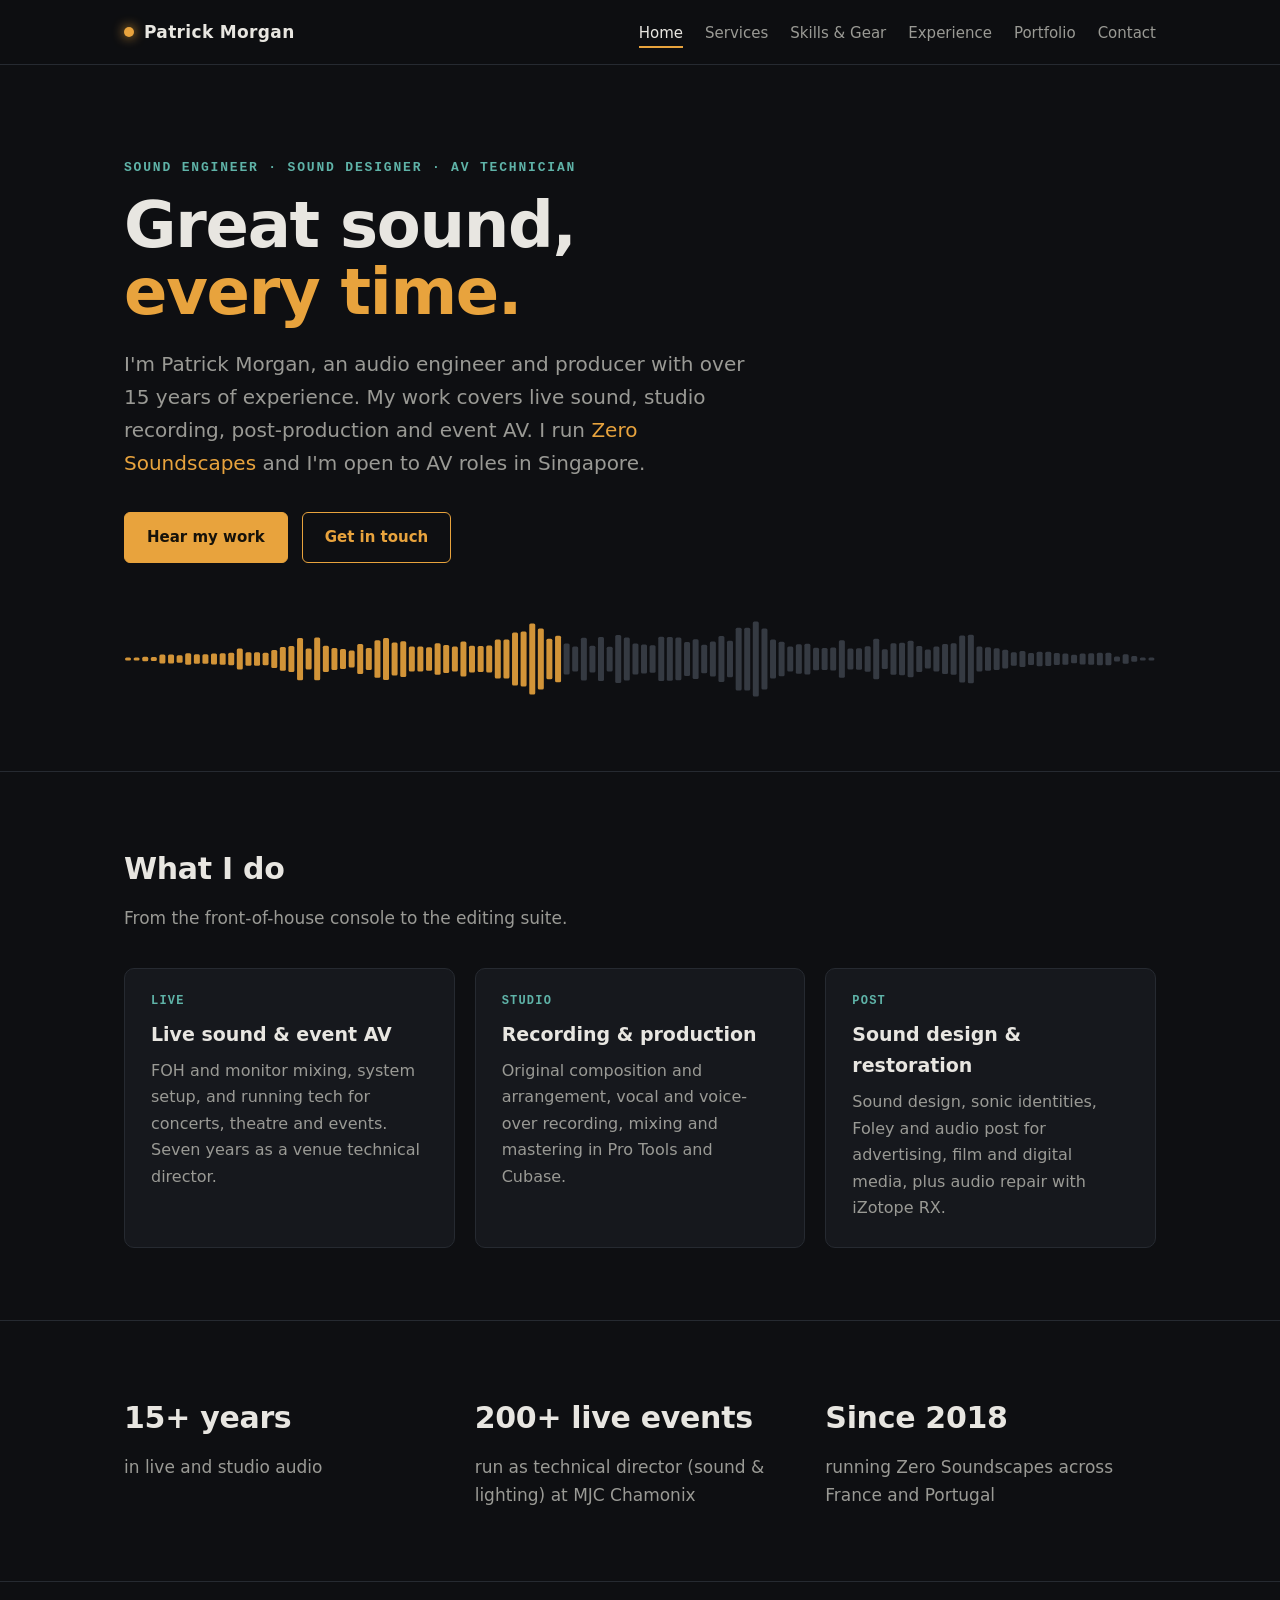
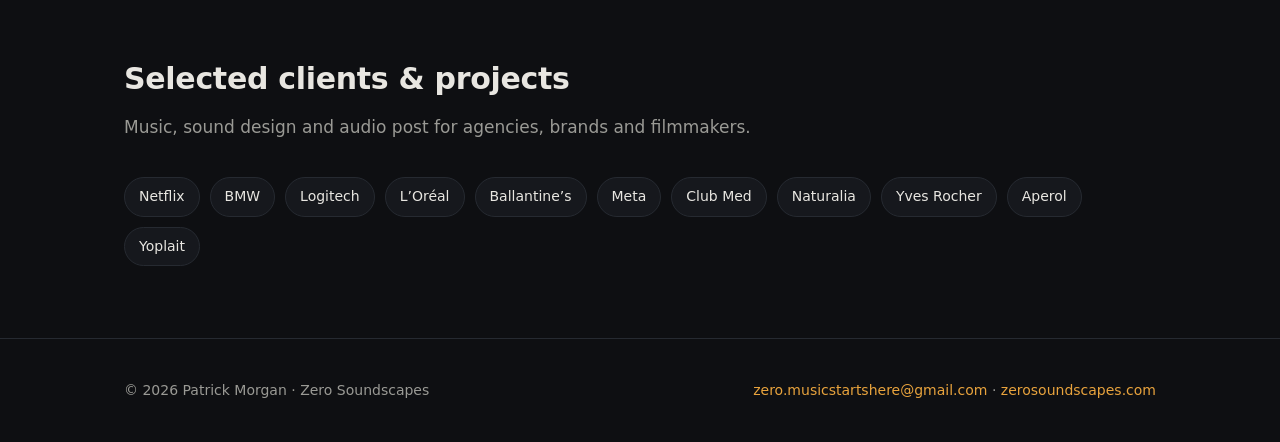
<file: index.html>
<!DOCTYPE html>
<html lang="en">
<head>
<meta charset="utf-8">
<meta name="viewport" content="width=device-width, initial-scale=1">
<title>Patrick Morgan — Audio Engineer & AV Technician</title>
<meta name="description" content="Patrick Morgan — sound engineer, sound designer and AV technician with 15+ years in live sound, studio production and event tech.">
<meta property="og:title" content="Patrick Morgan — Audio Engineer & AV Technician">
<meta property="og:description" content="Patrick Morgan — sound engineer, sound designer and AV technician with 15+ years in live sound, studio production and event tech.">
<link rel="stylesheet" href="assets/style.css">
<link rel="icon" href="data:image/svg+xml,<svg xmlns='http://www.w3.org/2000/svg' viewBox='0 0 100 100'><circle cx='50' cy='50' r='40' fill='%23e8a33d'/></svg>">
</head>
<body>
<header class="site"><div class="wrap">
  <a class="brand" href="index.html"><span class="dot"></span>Patrick Morgan</a>
  <nav aria-label="Main"><ul><li><a href="index.html" aria-current="page">Home</a></li><li><a href="services.html">Services</a></li><li><a href="skills.html">Skills & Gear</a></li><li><a href="experience.html">Experience</a></li><li><a href="portfolio.html">Portfolio</a></li><li><a href="contact.html">Contact</a></li></ul></nav>
</div></header>
<main>
<section class="hero"><div class="wrap">
<p class="eyebrow">Sound engineer · Sound designer · AV technician</p>
<h1>Great sound,<br><span>every time.</span></h1>
<p class="lead">I'm Patrick Morgan, an audio engineer and producer with over 15 years of experience. My work covers live sound, studio recording, post-production and event AV. I run <a href="https://zerosoundscapes.com">Zero Soundscapes</a> and I'm open to AV roles in Singapore.</p>
<div class="cta">
  <a class="btn primary" href="portfolio.html">Hear my work</a>
  <a class="btn ghost" href="contact.html">Get in touch</a>
</div>
<svg class="wave" viewBox="0 0 1000 80" preserveAspectRatio="none" aria-hidden="true"><rect x="1.0" y="38.5" width="5.8" height="3.0" rx="1.5" fill="#e8a33d"/><rect x="9.3" y="38.5" width="5.8" height="3.0" rx="1.5" fill="#e8a33d"/><rect x="17.7" y="37.8" width="5.8" height="4.4" rx="1.5" fill="#e8a33d"/><rect x="26.0" y="38.0" width="5.8" height="4.1" rx="1.5" fill="#e8a33d"/><rect x="34.3" y="35.6" width="5.8" height="8.8" rx="1.5" fill="#e8a33d"/><rect x="42.7" y="35.4" width="5.8" height="9.1" rx="1.5" fill="#e8a33d"/><rect x="51.0" y="36.2" width="5.8" height="7.6" rx="1.5" fill="#e8a33d"/><rect x="59.3" y="34.3" width="5.8" height="11.4" rx="1.5" fill="#e8a33d"/><rect x="67.7" y="35.2" width="5.8" height="9.6" rx="1.5" fill="#e8a33d"/><rect x="76.0" y="35.3" width="5.8" height="9.5" rx="1.5" fill="#e8a33d"/><rect x="84.3" y="34.4" width="5.8" height="11.2" rx="1.5" fill="#e8a33d"/><rect x="92.7" y="34.2" width="5.8" height="11.6" rx="1.5" fill="#e8a33d"/><rect x="101.0" y="33.7" width="5.8" height="12.5" rx="1.5" fill="#e8a33d"/><rect x="109.3" y="29.5" width="5.8" height="21.1" rx="1.5" fill="#e8a33d"/><rect x="117.7" y="33.2" width="5.8" height="13.6" rx="1.5" fill="#e8a33d"/><rect x="126.0" y="33.3" width="5.8" height="13.5" rx="1.5" fill="#e8a33d"/><rect x="134.3" y="33.8" width="5.8" height="12.4" rx="1.5" fill="#e8a33d"/><rect x="142.7" y="30.9" width="5.8" height="18.2" rx="1.5" fill="#e8a33d"/><rect x="151.0" y="28.1" width="5.8" height="23.7" rx="1.5" fill="#e8a33d"/><rect x="159.3" y="27.1" width="5.8" height="25.8" rx="1.5" fill="#e8a33d"/><rect x="167.7" y="18.9" width="5.8" height="42.3" rx="1.5" fill="#e8a33d"/><rect x="176.0" y="29.6" width="5.8" height="20.8" rx="1.5" fill="#e8a33d"/><rect x="184.3" y="18.6" width="5.8" height="42.7" rx="1.5" fill="#e8a33d"/><rect x="192.7" y="26.8" width="5.8" height="26.3" rx="1.5" fill="#e8a33d"/><rect x="201.0" y="29.1" width="5.8" height="21.8" rx="1.5" fill="#e8a33d"/><rect x="209.3" y="30.0" width="5.8" height="20.0" rx="1.5" fill="#e8a33d"/><rect x="217.7" y="31.4" width="5.8" height="17.2" rx="1.5" fill="#e8a33d"/><rect x="226.0" y="25.0" width="5.8" height="30.1" rx="1.5" fill="#e8a33d"/><rect x="234.3" y="29.0" width="5.8" height="22.1" rx="1.5" fill="#e8a33d"/><rect x="242.7" y="21.2" width="5.8" height="37.5" rx="1.5" fill="#e8a33d"/><rect x="251.0" y="19.1" width="5.8" height="41.8" rx="1.5" fill="#e8a33d"/><rect x="259.3" y="23.5" width="5.8" height="32.9" rx="1.5" fill="#e8a33d"/><rect x="267.7" y="22.2" width="5.8" height="35.7" rx="1.5" fill="#e8a33d"/><rect x="276.0" y="27.6" width="5.8" height="24.8" rx="1.5" fill="#e8a33d"/><rect x="284.3" y="27.4" width="5.8" height="25.2" rx="1.5" fill="#e8a33d"/><rect x="292.7" y="28.2" width="5.8" height="23.6" rx="1.5" fill="#e8a33d"/><rect x="301.0" y="24.2" width="5.8" height="31.6" rx="1.5" fill="#e8a33d"/><rect x="309.3" y="25.9" width="5.8" height="28.2" rx="1.5" fill="#e8a33d"/><rect x="317.7" y="27.4" width="5.8" height="25.1" rx="1.5" fill="#e8a33d"/><rect x="326.0" y="22.6" width="5.8" height="34.9" rx="1.5" fill="#e8a33d"/><rect x="334.3" y="26.7" width="5.8" height="26.7" rx="1.5" fill="#e8a33d"/><rect x="342.7" y="27.1" width="5.8" height="25.8" rx="1.5" fill="#e8a33d"/><rect x="351.0" y="26.4" width="5.8" height="27.2" rx="1.5" fill="#e8a33d"/><rect x="359.3" y="20.5" width="5.8" height="38.9" rx="1.5" fill="#e8a33d"/><rect x="367.7" y="20.6" width="5.8" height="38.9" rx="1.5" fill="#e8a33d"/><rect x="376.0" y="13.4" width="5.8" height="53.2" rx="1.5" fill="#e8a33d"/><rect x="384.3" y="12.4" width="5.8" height="55.2" rx="1.5" fill="#e8a33d"/><rect x="392.7" y="4.6" width="5.8" height="70.8" rx="1.5" fill="#e8a33d"/><rect x="401.0" y="9.5" width="5.8" height="61.0" rx="1.5" fill="#e8a33d"/><rect x="409.3" y="19.7" width="5.8" height="40.6" rx="1.5" fill="#e8a33d"/><rect x="417.7" y="16.8" width="5.8" height="46.5" rx="1.5" fill="#e8a33d"/><rect x="426.0" y="24.6" width="5.8" height="30.8" rx="1.5" fill="#3a3f48"/><rect x="434.3" y="27.4" width="5.8" height="25.2" rx="1.5" fill="#3a3f48"/><rect x="442.7" y="18.7" width="5.8" height="42.7" rx="1.5" fill="#3a3f48"/><rect x="451.0" y="26.7" width="5.8" height="26.7" rx="1.5" fill="#3a3f48"/><rect x="459.3" y="18.1" width="5.8" height="43.8" rx="1.5" fill="#3a3f48"/><rect x="467.7" y="27.7" width="5.8" height="24.7" rx="1.5" fill="#3a3f48"/><rect x="476.0" y="16.0" width="5.8" height="48.1" rx="1.5" fill="#3a3f48"/><rect x="484.3" y="18.4" width="5.8" height="43.2" rx="1.5" fill="#3a3f48"/><rect x="492.7" y="24.5" width="5.8" height="31.0" rx="1.5" fill="#3a3f48"/><rect x="501.0" y="25.4" width="5.8" height="29.2" rx="1.5" fill="#3a3f48"/><rect x="509.3" y="26.2" width="5.8" height="27.6" rx="1.5" fill="#3a3f48"/><rect x="517.7" y="17.8" width="5.8" height="44.3" rx="1.5" fill="#3a3f48"/><rect x="526.0" y="18.1" width="5.8" height="43.7" rx="1.5" fill="#3a3f48"/><rect x="534.3" y="18.6" width="5.8" height="42.7" rx="1.5" fill="#3a3f48"/><rect x="542.7" y="23.0" width="5.8" height="33.9" rx="1.5" fill="#3a3f48"/><rect x="551.0" y="20.2" width="5.8" height="39.7" rx="1.5" fill="#3a3f48"/><rect x="559.3" y="25.8" width="5.8" height="28.5" rx="1.5" fill="#3a3f48"/><rect x="567.7" y="22.5" width="5.8" height="35.1" rx="1.5" fill="#3a3f48"/><rect x="576.0" y="16.9" width="5.8" height="46.1" rx="1.5" fill="#3a3f48"/><rect x="584.3" y="21.7" width="5.8" height="36.6" rx="1.5" fill="#3a3f48"/><rect x="592.7" y="8.7" width="5.8" height="62.7" rx="1.5" fill="#3a3f48"/><rect x="601.0" y="8.7" width="5.8" height="62.7" rx="1.5" fill="#3a3f48"/><rect x="609.3" y="2.4" width="5.8" height="75.1" rx="1.5" fill="#3a3f48"/><rect x="617.7" y="9.4" width="5.8" height="61.1" rx="1.5" fill="#3a3f48"/><rect x="626.0" y="20.5" width="5.8" height="38.9" rx="1.5" fill="#3a3f48"/><rect x="634.3" y="22.7" width="5.8" height="34.6" rx="1.5" fill="#3a3f48"/><rect x="642.7" y="27.4" width="5.8" height="25.1" rx="1.5" fill="#3a3f48"/><rect x="651.0" y="25.2" width="5.8" height="29.6" rx="1.5" fill="#3a3f48"/><rect x="659.3" y="24.7" width="5.8" height="30.7" rx="1.5" fill="#3a3f48"/><rect x="667.7" y="28.7" width="5.8" height="22.5" rx="1.5" fill="#3a3f48"/><rect x="676.0" y="29.1" width="5.8" height="21.8" rx="1.5" fill="#3a3f48"/><rect x="684.3" y="28.4" width="5.8" height="23.1" rx="1.5" fill="#3a3f48"/><rect x="692.7" y="21.2" width="5.8" height="37.6" rx="1.5" fill="#3a3f48"/><rect x="701.0" y="29.6" width="5.8" height="20.8" rx="1.5" fill="#3a3f48"/><rect x="709.3" y="29.3" width="5.8" height="21.4" rx="1.5" fill="#3a3f48"/><rect x="717.7" y="27.3" width="5.8" height="25.4" rx="1.5" fill="#3a3f48"/><rect x="726.0" y="19.7" width="5.8" height="40.6" rx="1.5" fill="#3a3f48"/><rect x="734.3" y="30.2" width="5.8" height="19.7" rx="1.5" fill="#3a3f48"/><rect x="742.7" y="24.2" width="5.8" height="31.6" rx="1.5" fill="#3a3f48"/><rect x="751.0" y="23.7" width="5.8" height="32.6" rx="1.5" fill="#3a3f48"/><rect x="759.3" y="21.7" width="5.8" height="36.6" rx="1.5" fill="#3a3f48"/><rect x="767.7" y="27.1" width="5.8" height="25.9" rx="1.5" fill="#3a3f48"/><rect x="776.0" y="30.5" width="5.8" height="19.1" rx="1.5" fill="#3a3f48"/><rect x="784.3" y="27.5" width="5.8" height="25.1" rx="1.5" fill="#3a3f48"/><rect x="792.7" y="24.9" width="5.8" height="30.1" rx="1.5" fill="#3a3f48"/><rect x="801.0" y="24.2" width="5.8" height="31.5" rx="1.5" fill="#3a3f48"/><rect x="809.3" y="16.4" width="5.8" height="47.2" rx="1.5" fill="#3a3f48"/><rect x="817.7" y="15.8" width="5.8" height="48.5" rx="1.5" fill="#3a3f48"/><rect x="826.0" y="27.6" width="5.8" height="24.9" rx="1.5" fill="#3a3f48"/><rect x="834.3" y="28.2" width="5.8" height="23.6" rx="1.5" fill="#3a3f48"/><rect x="842.7" y="29.2" width="5.8" height="21.7" rx="1.5" fill="#3a3f48"/><rect x="851.0" y="30.7" width="5.8" height="18.7" rx="1.5" fill="#3a3f48"/><rect x="859.3" y="33.3" width="5.8" height="13.5" rx="1.5" fill="#3a3f48"/><rect x="867.7" y="31.9" width="5.8" height="16.1" rx="1.5" fill="#3a3f48"/><rect x="876.0" y="34.0" width="5.8" height="11.9" rx="1.5" fill="#3a3f48"/><rect x="884.3" y="32.7" width="5.8" height="14.6" rx="1.5" fill="#3a3f48"/><rect x="892.7" y="32.8" width="5.8" height="14.3" rx="1.5" fill="#3a3f48"/><rect x="901.0" y="34.1" width="5.8" height="11.8" rx="1.5" fill="#3a3f48"/><rect x="909.3" y="34.4" width="5.8" height="11.3" rx="1.5" fill="#3a3f48"/><rect x="917.7" y="35.7" width="5.8" height="8.6" rx="1.5" fill="#3a3f48"/><rect x="926.0" y="34.4" width="5.8" height="11.1" rx="1.5" fill="#3a3f48"/><rect x="934.3" y="34.2" width="5.8" height="11.5" rx="1.5" fill="#3a3f48"/><rect x="942.7" y="33.7" width="5.8" height="12.6" rx="1.5" fill="#3a3f48"/><rect x="951.0" y="33.8" width="5.8" height="12.4" rx="1.5" fill="#3a3f48"/><rect x="959.3" y="37.5" width="5.8" height="5.1" rx="1.5" fill="#3a3f48"/><rect x="967.7" y="35.2" width="5.8" height="9.5" rx="1.5" fill="#3a3f48"/><rect x="976.0" y="37.1" width="5.8" height="5.7" rx="1.5" fill="#3a3f48"/><rect x="984.3" y="38.5" width="5.8" height="3.1" rx="1.5" fill="#3a3f48"/><rect x="992.7" y="38.5" width="5.8" height="3.0" rx="1.5" fill="#3a3f48"/></svg>
</div></section>

<section><div class="wrap">
<h2>What I do</h2>
<p class="sub">From the front-of-house console to the editing suite.</p>
<div class="grid">
  <div class="card"><span class="tag">Live</span><h3>Live sound &amp; event AV</h3><p>FOH and monitor mixing, system setup, and running tech for concerts, theatre and events. Seven years as a venue technical director.</p></div>
  <div class="card"><span class="tag">Studio</span><h3>Recording &amp; production</h3><p>Original composition and arrangement, vocal and voice-over recording, mixing and mastering in Pro Tools and Cubase.</p></div>
  <div class="card"><span class="tag">Post</span><h3>Sound design &amp; restoration</h3><p>Sound design, sonic identities, Foley and audio post for advertising, film and digital media, plus audio repair with iZotope RX.</p></div>
</div>
</div></section>

<section><div class="wrap">
<div class="grid">
  <div><h2>15+ years</h2><p class="sub" style="margin:0">in live and studio audio</p></div>
  <div><h2>200+ live events</h2><p class="sub" style="margin:0">run as technical director (sound &amp; lighting) at MJC Chamonix</p></div>
  <div><h2>Since 2018</h2><p class="sub" style="margin:0">running Zero Soundscapes across France and Portugal</p></div>
</div>
</div></section>

<section><div class="wrap">
<h2>Selected clients &amp; projects</h2>
<p class="sub">Music, sound design and audio post for agencies, brands and filmmakers.</p>
<div class="chips"><span class="chip">Netflix</span><span class="chip">BMW</span><span class="chip">Logitech</span><span class="chip">L’Oréal</span><span class="chip">Ballantine’s</span><span class="chip">Meta</span><span class="chip">Club Med</span><span class="chip">Naturalia</span><span class="chip">Yves Rocher</span><span class="chip">Aperol</span><span class="chip">Yoplait</span></div>
</div></section>

</main>
<footer><div class="wrap">
  <span>© 2026 Patrick Morgan · Zero Soundscapes</span>
  <span><a href="mailto:zero.musicstartshere@gmail.com">zero.musicstartshere@gmail.com</a> · <a href="https://zerosoundscapes.com">zerosoundscapes.com</a></span>
</div></footer>
</body>
</html>
</file>
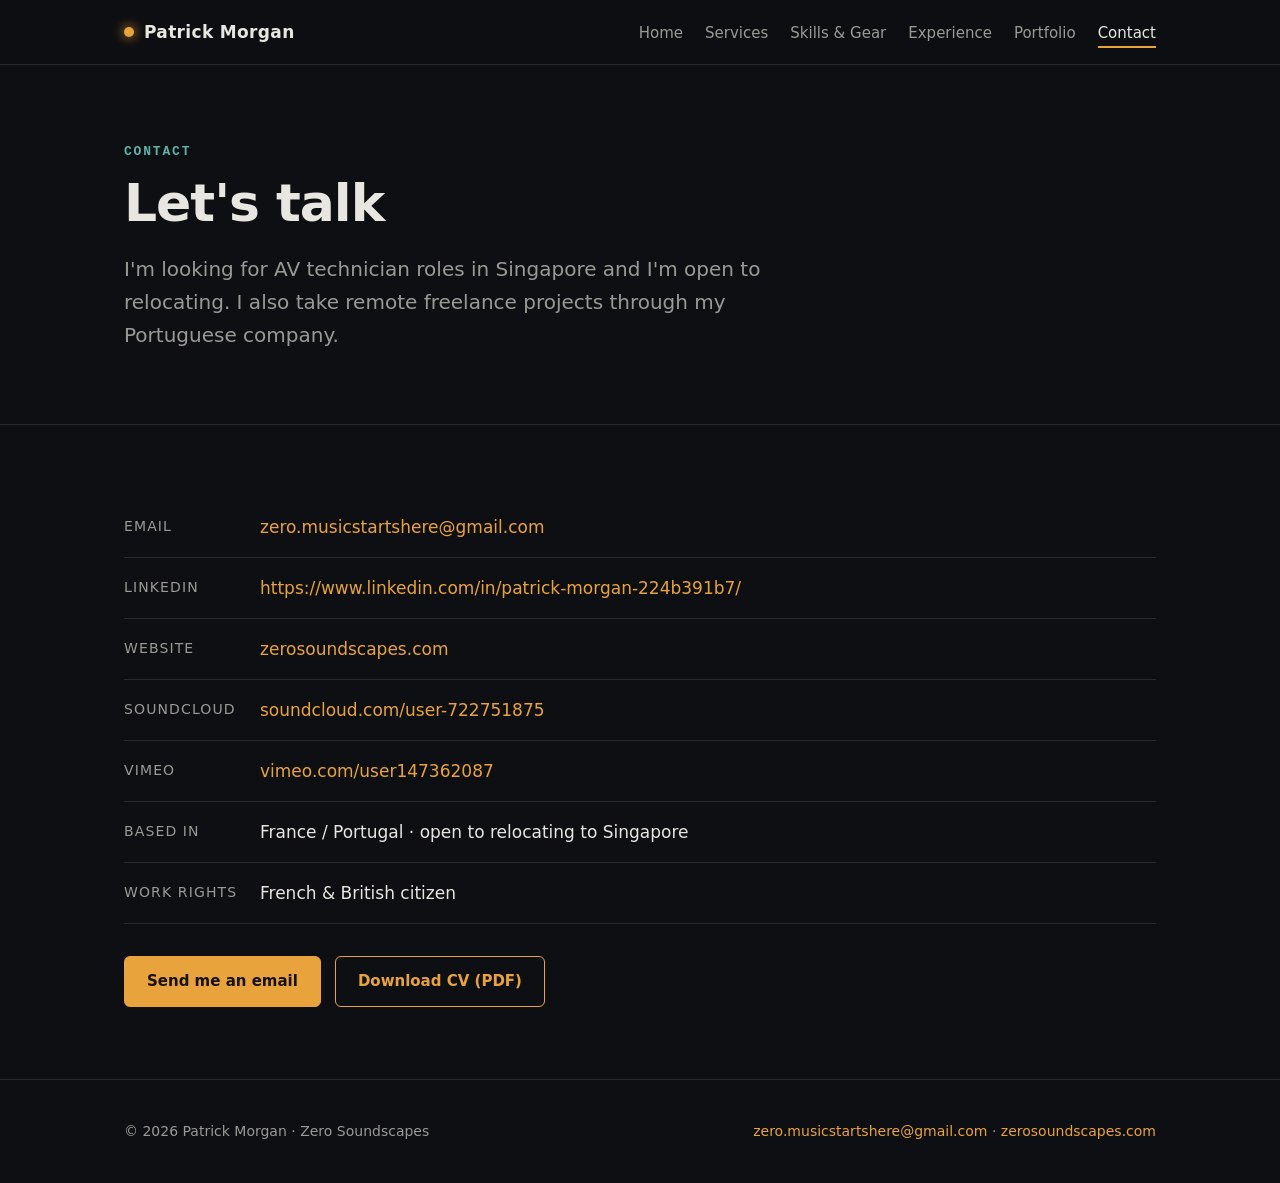
<file: contact.html>
<!DOCTYPE html>
<html lang="en">
<head>
<meta charset="utf-8">
<meta name="viewport" content="width=device-width, initial-scale=1">
<title>Contact · Patrick Morgan</title>
<meta name="description" content="Contact Patrick Morgan for AV, live sound and audio production work in Singapore or remotely.">
<meta property="og:title" content="Contact · Patrick Morgan">
<meta property="og:description" content="Contact Patrick Morgan for AV, live sound and audio production work in Singapore or remotely.">
<link rel="stylesheet" href="assets/style.css">
<link rel="icon" href="data:image/svg+xml,<svg xmlns='http://www.w3.org/2000/svg' viewBox='0 0 100 100'><circle cx='50' cy='50' r='40' fill='%23e8a33d'/></svg>">
</head>
<body>
<header class="site"><div class="wrap">
  <a class="brand" href="index.html"><span class="dot"></span>Patrick Morgan</a>
  <nav aria-label="Main"><ul><li><a href="index.html">Home</a></li><li><a href="services.html">Services</a></li><li><a href="skills.html">Skills & Gear</a></li><li><a href="experience.html">Experience</a></li><li><a href="portfolio.html">Portfolio</a></li><li><a href="contact.html" aria-current="page">Contact</a></li></ul></nav>
</div></header>
<main>
<section style="padding-top:80px"><div class="wrap">
<p class="eyebrow">Contact</p>
<h1 style="font-size:clamp(34px,5vw,52px)">Let's talk</h1>
<p class="lead">I'm looking for AV technician roles in Singapore and I'm open to relocating. I also take remote freelance projects through my Portuguese company.</p>
</div></section>
<section><div class="wrap">
<ul class="contact-list">
  <li><span class="k">Email</span><a href="mailto:zero.musicstartshere@gmail.com">zero.musicstartshere@gmail.com</a></li>
  <li><span class="k">LinkedIn</span><a href="https://www.linkedin.com/in/patrick-morgan-224b391b7/">https://www.linkedin.com/in/patrick-morgan-224b391b7/</a></li>
  <li><span class="k">Website</span><a href="https://zerosoundscapes.com">zerosoundscapes.com</a></li>
  <li><span class="k">SoundCloud</span><a href="https://soundcloud.com/user-722751875">soundcloud.com/user-722751875</a></li>
  <li><span class="k">Vimeo</span><a href="https://vimeo.com/user147362087">vimeo.com/user147362087</a></li>
  <li><span class="k">Based in</span><span>France / Portugal · open to relocating to Singapore</span></li>
  <li><span class="k">Work rights</span><span>French &amp; British citizen</span></li>
</ul>
<div class="cta"><a class="btn primary" href="mailto:zero.musicstartshere@gmail.com">Send me an email</a><a class="btn ghost" href="assets/Patrick-Morgan-CV.pdf">Download CV (PDF)</a></div>
</div></section>

</main>
<footer><div class="wrap">
  <span>© 2026 Patrick Morgan · Zero Soundscapes</span>
  <span><a href="mailto:zero.musicstartshere@gmail.com">zero.musicstartshere@gmail.com</a> · <a href="https://zerosoundscapes.com">zerosoundscapes.com</a></span>
</div></footer>
</body>
</html>
</file>
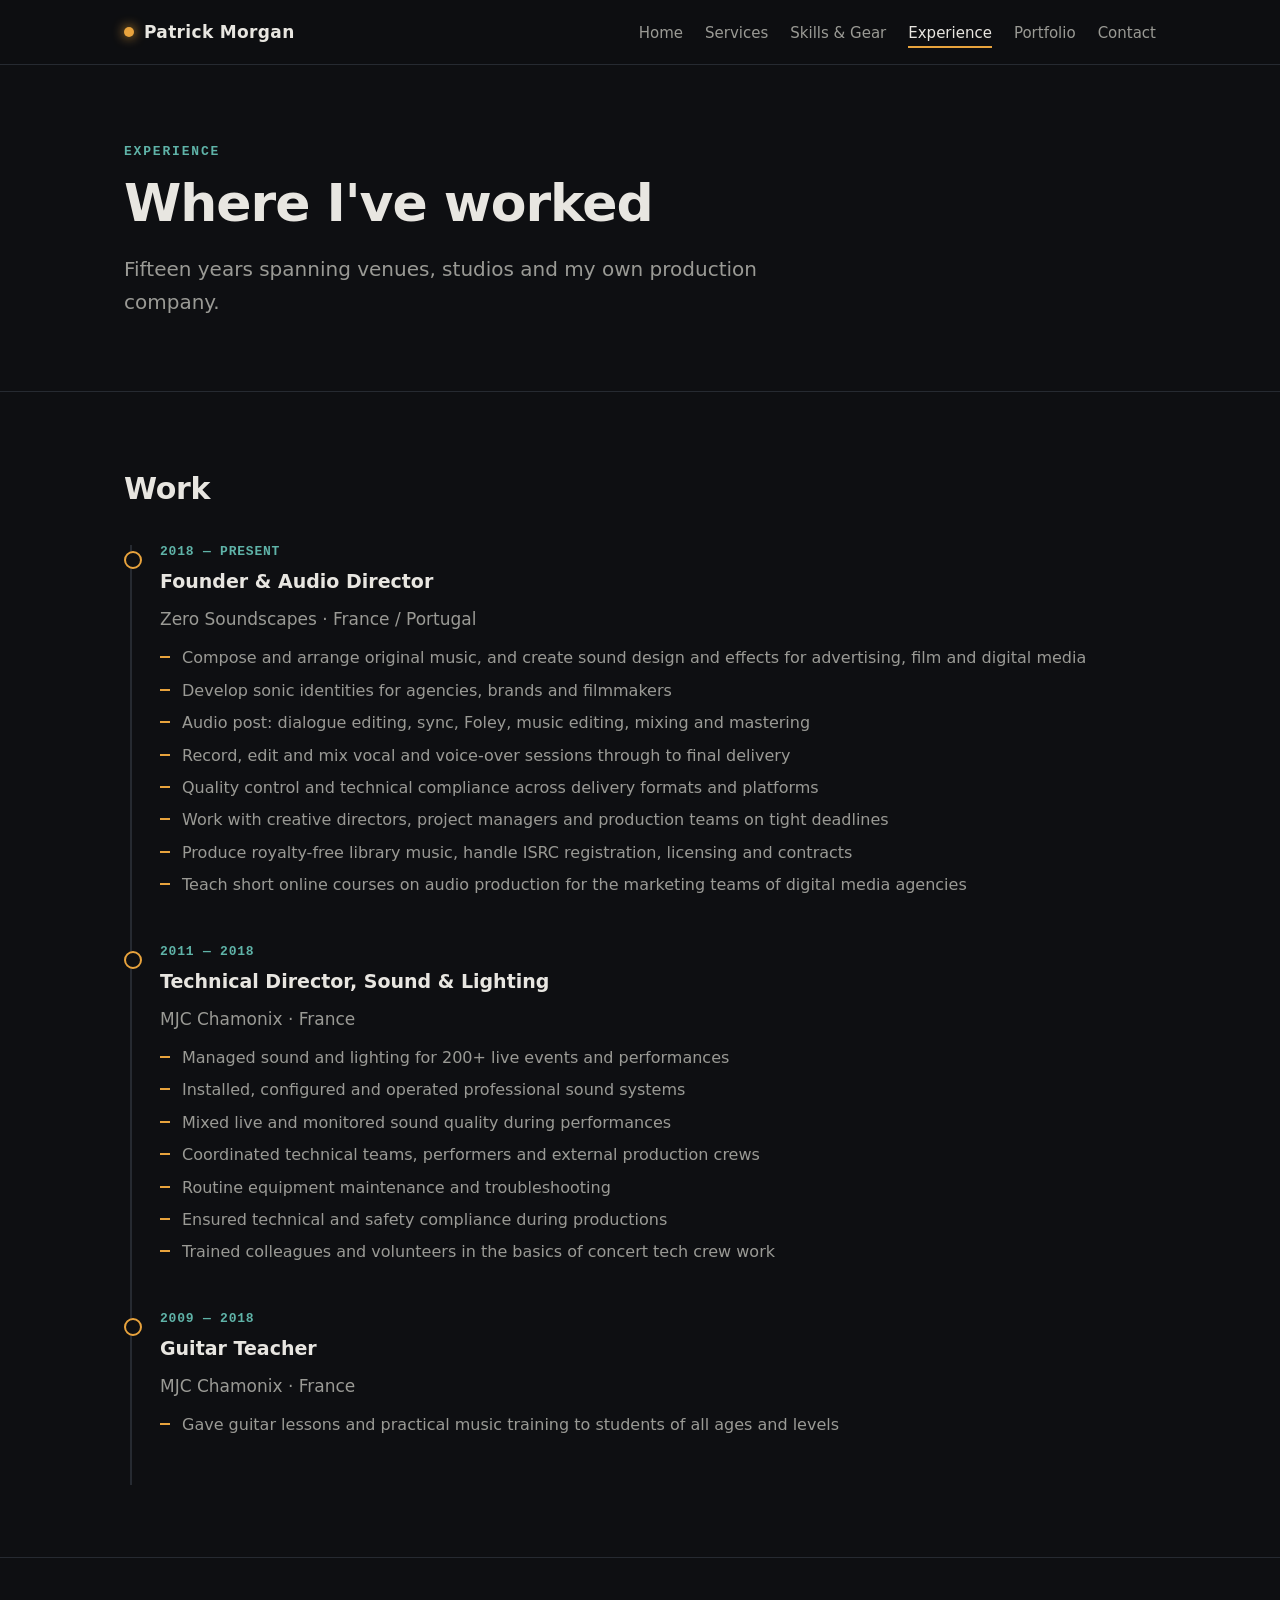
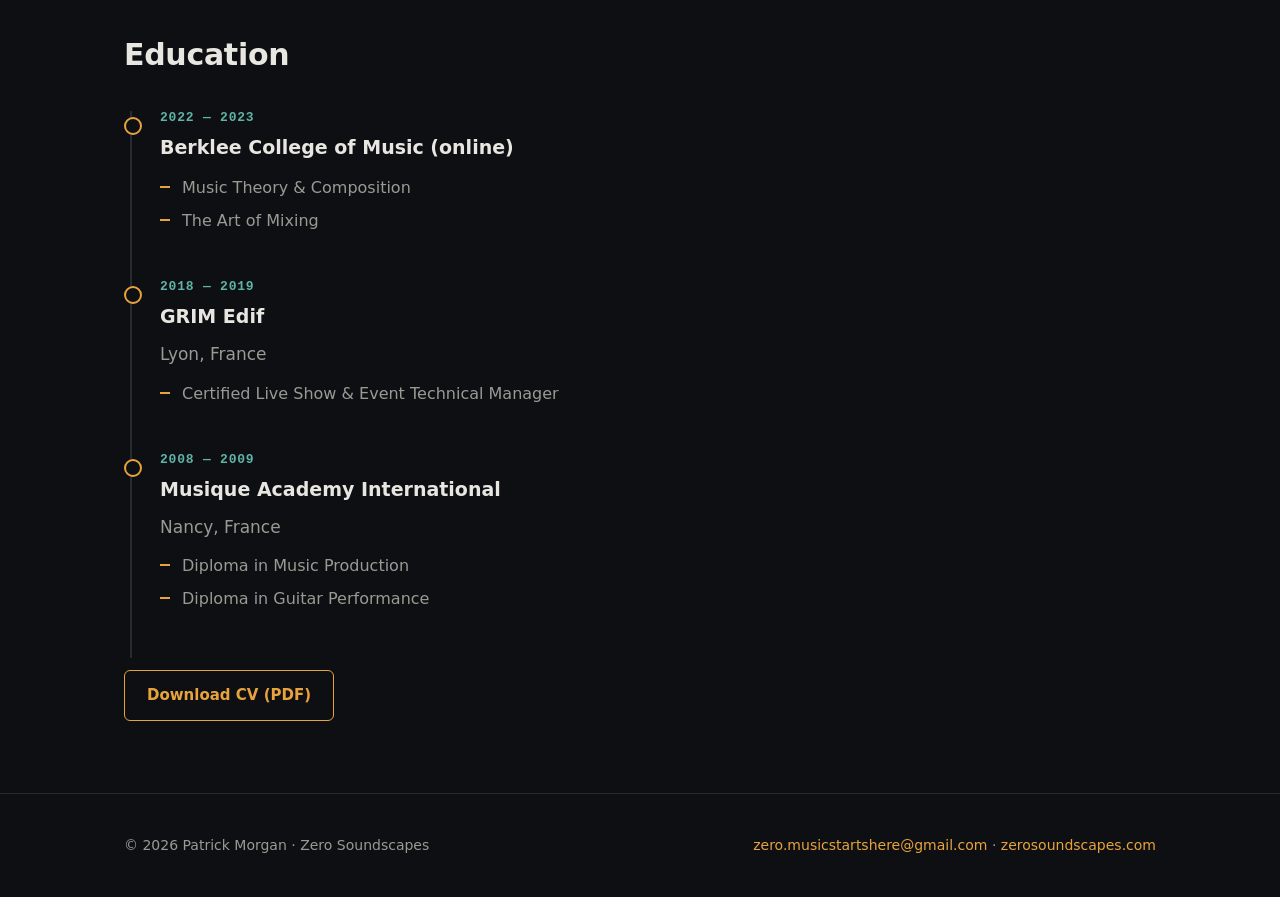
<file: experience.html>
<!DOCTYPE html>
<html lang="en">
<head>
<meta charset="utf-8">
<meta name="viewport" content="width=device-width, initial-scale=1">
<title>Experience · Patrick Morgan</title>
<meta name="description" content="Career history and education of Patrick Morgan: Zero Soundscapes, MJC Chamonix, Berklee, GRIM Edif Lyon.">
<meta property="og:title" content="Experience · Patrick Morgan">
<meta property="og:description" content="Career history and education of Patrick Morgan: Zero Soundscapes, MJC Chamonix, Berklee, GRIM Edif Lyon.">
<link rel="stylesheet" href="assets/style.css">
<link rel="icon" href="data:image/svg+xml,<svg xmlns='http://www.w3.org/2000/svg' viewBox='0 0 100 100'><circle cx='50' cy='50' r='40' fill='%23e8a33d'/></svg>">
</head>
<body>
<header class="site"><div class="wrap">
  <a class="brand" href="index.html"><span class="dot"></span>Patrick Morgan</a>
  <nav aria-label="Main"><ul><li><a href="index.html">Home</a></li><li><a href="services.html">Services</a></li><li><a href="skills.html">Skills & Gear</a></li><li><a href="experience.html" aria-current="page">Experience</a></li><li><a href="portfolio.html">Portfolio</a></li><li><a href="contact.html">Contact</a></li></ul></nav>
</div></header>
<main>
<section style="padding-top:80px"><div class="wrap">
<p class="eyebrow">Experience</p>
<h1 style="font-size:clamp(34px,5vw,52px)">Where I've worked</h1>
<p class="lead">Fifteen years spanning venues, studios and my own production company.</p>
</div></section>
<section><div class="wrap">
<h2 style="margin-bottom:32px">Work</h2>
<div class="timeline">
  <div class="item"><p class="when">2018 — PRESENT</p><h3>Founder &amp; Audio Director</h3><p class="where">Zero Soundscapes · France / Portugal</p>
    <ul class="ticks"><li>Compose and arrange original music, and create sound design and effects for advertising, film and digital media</li><li>Develop sonic identities for agencies, brands and filmmakers</li><li>Audio post: dialogue editing, sync, Foley, music editing, mixing and mastering</li><li>Record, edit and mix vocal and voice-over sessions through to final delivery</li><li>Quality control and technical compliance across delivery formats and platforms</li><li>Work with creative directors, project managers and production teams on tight deadlines</li><li>Produce royalty-free library music, handle ISRC registration, licensing and contracts</li><li>Teach short online courses on audio production for the marketing teams of digital media agencies</li></ul></div>
  <div class="item"><p class="when">2011 — 2018</p><h3>Technical Director, Sound &amp; Lighting</h3><p class="where">MJC Chamonix · France</p>
    <ul class="ticks"><li>Managed sound and lighting for 200+ live events and performances</li><li>Installed, configured and operated professional sound systems</li><li>Mixed live and monitored sound quality during performances</li><li>Coordinated technical teams, performers and external production crews</li><li>Routine equipment maintenance and troubleshooting</li><li>Ensured technical and safety compliance during productions</li><li>Trained colleagues and volunteers in the basics of concert tech crew work</li></ul></div>
  <div class="item"><p class="when">2009 — 2018</p><h3>Guitar Teacher</h3><p class="where">MJC Chamonix · France</p>
    <ul class="ticks"><li>Gave guitar lessons and practical music training to students of all ages and levels</li></ul></div>
</div>
</div></section>
<section><div class="wrap">
<h2 style="margin-bottom:32px">Education</h2>
<div class="timeline">
  <div class="item"><p class="when">2022 — 2023</p><h3>Berklee College of Music (online)</h3><ul class="ticks"><li>Music Theory &amp; Composition</li><li>The Art of Mixing</li></ul></div>
  <div class="item"><p class="when">2018 — 2019</p><h3>GRIM Edif</h3><p class="where">Lyon, France</p><ul class="ticks"><li>Certified Live Show &amp; Event Technical Manager</li></ul></div>
  <div class="item"><p class="when">2008 — 2009</p><h3>Musique Academy International</h3><p class="where">Nancy, France</p><ul class="ticks"><li>Diploma in Music Production</li><li>Diploma in Guitar Performance</li></ul></div>
</div>
<p style="margin-top:12px"><a class="btn ghost" href="assets/Patrick-Morgan-CV.pdf">Download CV (PDF)</a></p>
</div></section>

</main>
<footer><div class="wrap">
  <span>© 2026 Patrick Morgan · Zero Soundscapes</span>
  <span><a href="mailto:zero.musicstartshere@gmail.com">zero.musicstartshere@gmail.com</a> · <a href="https://zerosoundscapes.com">zerosoundscapes.com</a></span>
</div></footer>
</body>
</html>
</file>
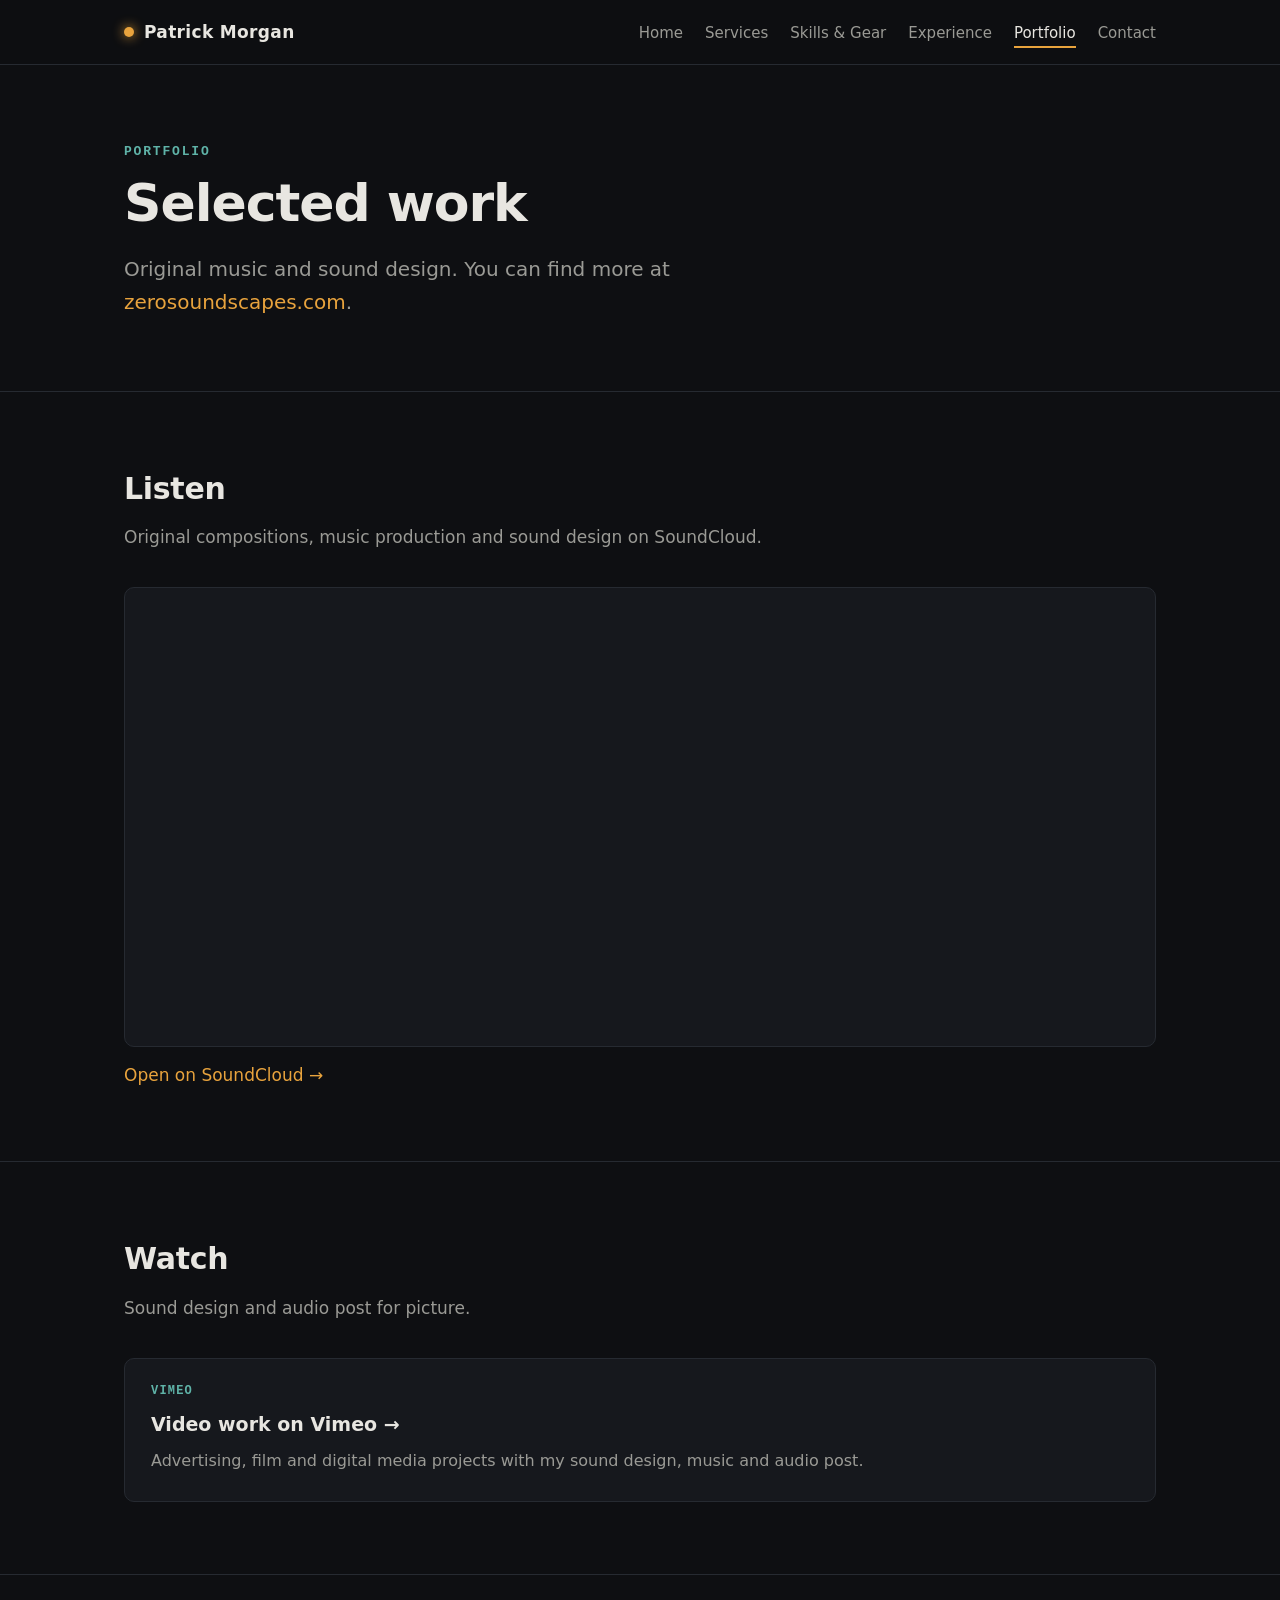
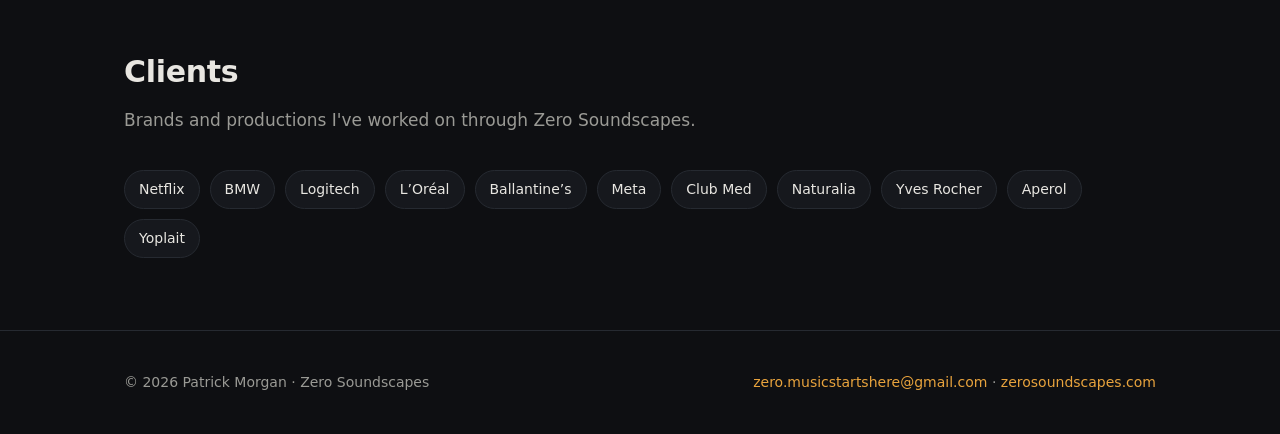
<file: portfolio.html>
<!DOCTYPE html>
<html lang="en">
<head>
<meta charset="utf-8">
<meta name="viewport" content="width=device-width, initial-scale=1">
<title>Portfolio · Patrick Morgan</title>
<meta name="description" content="Listen to music and sound design by Patrick Morgan, and watch his video work.">
<meta property="og:title" content="Portfolio · Patrick Morgan">
<meta property="og:description" content="Listen to music and sound design by Patrick Morgan, and watch his video work.">
<link rel="stylesheet" href="assets/style.css">
<link rel="icon" href="data:image/svg+xml,<svg xmlns='http://www.w3.org/2000/svg' viewBox='0 0 100 100'><circle cx='50' cy='50' r='40' fill='%23e8a33d'/></svg>">
</head>
<body>
<header class="site"><div class="wrap">
  <a class="brand" href="index.html"><span class="dot"></span>Patrick Morgan</a>
  <nav aria-label="Main"><ul><li><a href="index.html">Home</a></li><li><a href="services.html">Services</a></li><li><a href="skills.html">Skills & Gear</a></li><li><a href="experience.html">Experience</a></li><li><a href="portfolio.html" aria-current="page">Portfolio</a></li><li><a href="contact.html">Contact</a></li></ul></nav>
</div></header>
<main>
<section style="padding-top:80px"><div class="wrap">
<p class="eyebrow">Portfolio</p>
<h1 style="font-size:clamp(34px,5vw,52px)">Selected work</h1>
<p class="lead">Original music and sound design. You can find more at <a href="https://zerosoundscapes.com">zerosoundscapes.com</a>.</p>
</div></section>
<section><div class="wrap">
<h2>Listen</h2><p class="sub">Original compositions, music production and sound design on SoundCloud.</p>
<div style="border:1px solid var(--line);border-radius:10px;overflow:hidden;background:var(--panel)">
<iframe title="Patrick Morgan on SoundCloud" width="100%" height="450" scrolling="no" frameborder="no" allow="autoplay" loading="lazy"
 src="https://w.soundcloud.com/player/?url=https%3A//soundcloud.com/user-722751875&color=%23e8a33d&auto_play=false&hide_related=true&show_comments=false&show_user=true&show_reposts=false&visual=false"></iframe>
</div>
<p style="margin-top:14px"><a href="https://soundcloud.com/user-722751875">Open on SoundCloud →</a></p>
</div></section>
<section><div class="wrap">
<h2>Watch</h2><p class="sub">Sound design and audio post for picture.</p>
<a class="card" href="https://vimeo.com/user147362087" style="display:block;color:var(--text);text-decoration:none">
  <span class="tag">Vimeo</span><h3>Video work on Vimeo →</h3><p>Advertising, film and digital media projects with my sound design, music and audio post.</p>
</a>
</div></section>
<section><div class="wrap">
<h2>Clients</h2><p class="sub">Brands and productions I've worked on through Zero Soundscapes.</p>
<div class="chips"><span class="chip">Netflix</span><span class="chip">BMW</span><span class="chip">Logitech</span><span class="chip">L’Oréal</span><span class="chip">Ballantine’s</span><span class="chip">Meta</span><span class="chip">Club Med</span><span class="chip">Naturalia</span><span class="chip">Yves Rocher</span><span class="chip">Aperol</span><span class="chip">Yoplait</span></div>
</div></section>

</main>
<footer><div class="wrap">
  <span>© 2026 Patrick Morgan · Zero Soundscapes</span>
  <span><a href="mailto:zero.musicstartshere@gmail.com">zero.musicstartshere@gmail.com</a> · <a href="https://zerosoundscapes.com">zerosoundscapes.com</a></span>
</div></footer>
</body>
</html>
</file>
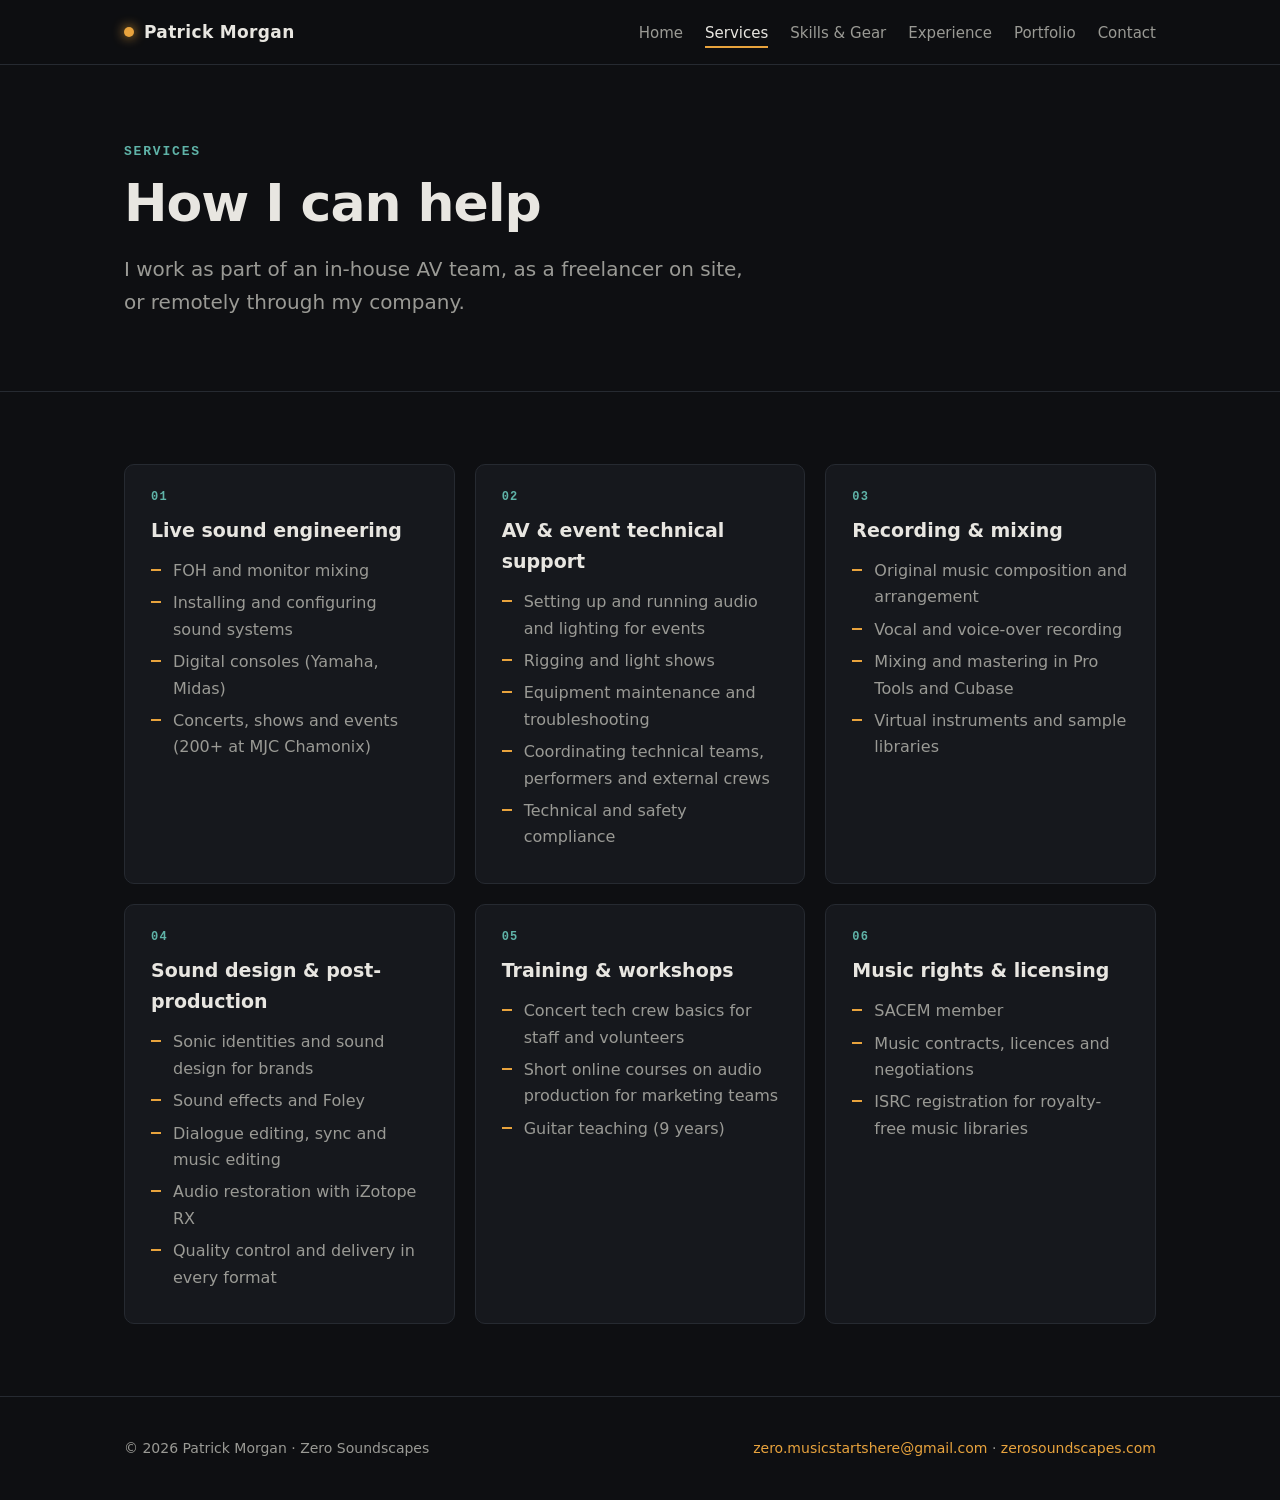
<file: services.html>
<!DOCTYPE html>
<html lang="en">
<head>
<meta charset="utf-8">
<meta name="viewport" content="width=device-width, initial-scale=1">
<title>Services · Patrick Morgan</title>
<meta name="description" content="Live sound, AV technical support, recording, mixing, sound design and audio restoration by Patrick Morgan.">
<meta property="og:title" content="Services · Patrick Morgan">
<meta property="og:description" content="Live sound, AV technical support, recording, mixing, sound design and audio restoration by Patrick Morgan.">
<link rel="stylesheet" href="assets/style.css">
<link rel="icon" href="data:image/svg+xml,<svg xmlns='http://www.w3.org/2000/svg' viewBox='0 0 100 100'><circle cx='50' cy='50' r='40' fill='%23e8a33d'/></svg>">
</head>
<body>
<header class="site"><div class="wrap">
  <a class="brand" href="index.html"><span class="dot"></span>Patrick Morgan</a>
  <nav aria-label="Main"><ul><li><a href="index.html">Home</a></li><li><a href="services.html" aria-current="page">Services</a></li><li><a href="skills.html">Skills & Gear</a></li><li><a href="experience.html">Experience</a></li><li><a href="portfolio.html">Portfolio</a></li><li><a href="contact.html">Contact</a></li></ul></nav>
</div></header>
<main>
<section style="padding-top:80px"><div class="wrap">
<p class="eyebrow">Services</p>
<h1 style="font-size:clamp(34px,5vw,52px)">How I can help</h1>
<p class="lead">I work as part of an in-house AV team, as a freelancer on site, or remotely through my company.</p>
</div></section>
<section><div class="wrap"><div class="grid">
  <div class="card"><span class="tag">01</span><h3>Live sound engineering</h3>
    <ul class="ticks"><li>FOH and monitor mixing</li><li>Installing and configuring sound systems</li><li>Digital consoles (Yamaha, Midas)</li><li>Concerts, shows and events (200+ at MJC Chamonix)</li></ul></div>
  <div class="card"><span class="tag">02</span><h3>AV &amp; event technical support</h3>
    <ul class="ticks"><li>Setting up and running audio and lighting for events</li><li>Rigging and light shows</li><li>Equipment maintenance and troubleshooting</li><li>Coordinating technical teams, performers and external crews</li><li>Technical and safety compliance</li></ul></div>
  <div class="card"><span class="tag">03</span><h3>Recording &amp; mixing</h3>
    <ul class="ticks"><li>Original music composition and arrangement</li><li>Vocal and voice-over recording</li><li>Mixing and mastering in Pro Tools and Cubase</li><li>Virtual instruments and sample libraries</li></ul></div>
  <div class="card"><span class="tag">04</span><h3>Sound design &amp; post-production</h3>
    <ul class="ticks"><li>Sonic identities and sound design for brands</li><li>Sound effects and Foley</li><li>Dialogue editing, sync and music editing</li><li>Audio restoration with iZotope RX</li><li>Quality control and delivery in every format</li></ul></div>
  <div class="card"><span class="tag">05</span><h3>Training &amp; workshops</h3>
    <ul class="ticks"><li>Concert tech crew basics for staff and volunteers</li><li>Short online courses on audio production for marketing teams</li><li>Guitar teaching (9 years)</li></ul></div>
  <div class="card"><span class="tag">06</span><h3>Music rights &amp; licensing</h3>
    <ul class="ticks"><li>SACEM member</li><li>Music contracts, licences and negotiations</li><li>ISRC registration for royalty-free music libraries</li></ul></div>
</div></div></section>

</main>
<footer><div class="wrap">
  <span>© 2026 Patrick Morgan · Zero Soundscapes</span>
  <span><a href="mailto:zero.musicstartshere@gmail.com">zero.musicstartshere@gmail.com</a> · <a href="https://zerosoundscapes.com">zerosoundscapes.com</a></span>
</div></footer>
</body>
</html>
</file>
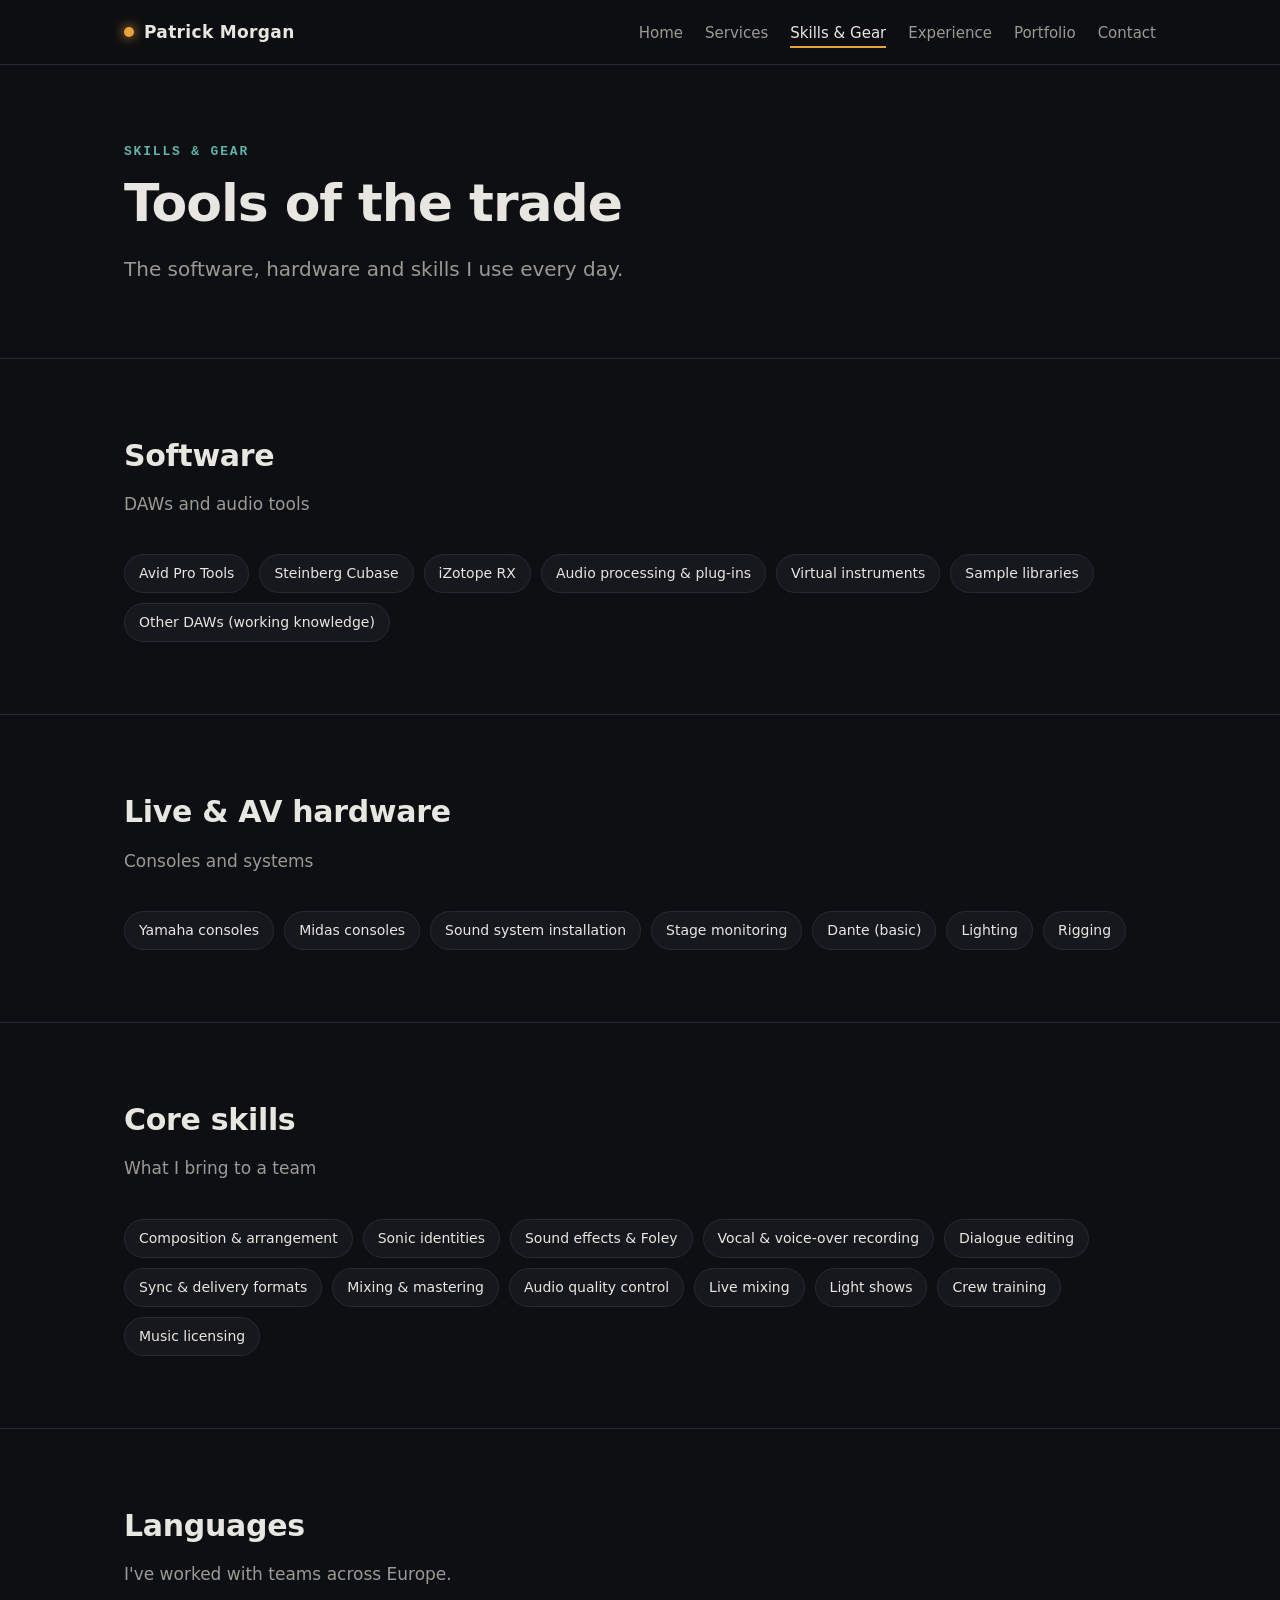
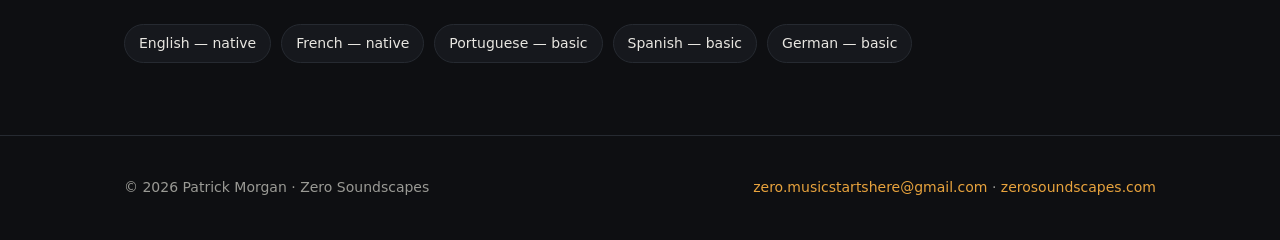
<file: skills.html>
<!DOCTYPE html>
<html lang="en">
<head>
<meta charset="utf-8">
<meta name="viewport" content="width=device-width, initial-scale=1">
<title>Skills & Gear · Patrick Morgan</title>
<meta name="description" content="Software, consoles and technical skills: Pro Tools, Cubase, iZotope RX, Yamaha and Midas consoles, lighting and rigging.">
<meta property="og:title" content="Skills & Gear · Patrick Morgan">
<meta property="og:description" content="Software, consoles and technical skills: Pro Tools, Cubase, iZotope RX, Yamaha and Midas consoles, lighting and rigging.">
<link rel="stylesheet" href="assets/style.css">
<link rel="icon" href="data:image/svg+xml,<svg xmlns='http://www.w3.org/2000/svg' viewBox='0 0 100 100'><circle cx='50' cy='50' r='40' fill='%23e8a33d'/></svg>">
</head>
<body>
<header class="site"><div class="wrap">
  <a class="brand" href="index.html"><span class="dot"></span>Patrick Morgan</a>
  <nav aria-label="Main"><ul><li><a href="index.html">Home</a></li><li><a href="services.html">Services</a></li><li><a href="skills.html" aria-current="page">Skills & Gear</a></li><li><a href="experience.html">Experience</a></li><li><a href="portfolio.html">Portfolio</a></li><li><a href="contact.html">Contact</a></li></ul></nav>
</div></header>
<main>
<section style="padding-top:80px"><div class="wrap">
<p class="eyebrow">Skills &amp; gear</p>
<h1 style="font-size:clamp(34px,5vw,52px)">Tools of the trade</h1>
<p class="lead">The software, hardware and skills I use every day.</p>
</div></section>
<section><div class="wrap">
<h2>Software</h2><p class="sub">DAWs and audio tools</p>
<div class="chips"><span class="chip">Avid Pro Tools</span><span class="chip">Steinberg Cubase</span><span class="chip">iZotope RX</span><span class="chip">Audio processing &amp; plug-ins</span><span class="chip">Virtual instruments</span><span class="chip">Sample libraries</span><span class="chip">Other DAWs (working knowledge)</span></div>
</div></section>
<section><div class="wrap">
<h2>Live &amp; AV hardware</h2><p class="sub">Consoles and systems</p>
<div class="chips"><span class="chip">Yamaha consoles</span><span class="chip">Midas consoles</span><span class="chip">Sound system installation</span><span class="chip">Stage monitoring</span><span class="chip">Dante (basic)</span><span class="chip">Lighting</span><span class="chip">Rigging</span></div>
</div></section>
<section><div class="wrap">
<h2>Core skills</h2><p class="sub">What I bring to a team</p>
<div class="chips"><span class="chip">Composition &amp; arrangement</span><span class="chip">Sonic identities</span><span class="chip">Sound effects &amp; Foley</span><span class="chip">Vocal &amp; voice-over recording</span><span class="chip">Dialogue editing</span><span class="chip">Sync &amp; delivery formats</span><span class="chip">Mixing &amp; mastering</span><span class="chip">Audio quality control</span><span class="chip">Live mixing</span><span class="chip">Light shows</span><span class="chip">Crew training</span><span class="chip">Music licensing</span></div>
</div></section>
<section><div class="wrap">
<h2>Languages</h2><p class="sub">I've worked with teams across Europe.</p>
<div class="chips"><span class="chip">English — native</span><span class="chip">French — native</span><span class="chip">Portuguese — basic</span><span class="chip">Spanish — basic</span><span class="chip">German — basic</span></div>
</div></section>

</main>
<footer><div class="wrap">
  <span>© 2026 Patrick Morgan · Zero Soundscapes</span>
  <span><a href="mailto:zero.musicstartshere@gmail.com">zero.musicstartshere@gmail.com</a> · <a href="https://zerosoundscapes.com">zerosoundscapes.com</a></span>
</div></footer>
</body>
</html>
</file>
<file: assets/style.css>
:root{
  --bg:#0e0f12; --panel:#16181d; --line:#262a31; --text:#e8e6e1; --muted:#9a9a95;
  --accent:#e8a33d; --accent-2:#5fb3a8;
  --max:1080px;
}
*{box-sizing:border-box;margin:0;padding:0}
html{scroll-behavior:smooth}
body{background:var(--bg);color:var(--text);font:17px/1.65 "Inter",system-ui,-apple-system,Segoe UI,Roboto,sans-serif;-webkit-font-smoothing:antialiased}
a{color:var(--accent);text-decoration:none}
a:hover{text-decoration:underline}
.wrap{max-width:var(--max);margin:0 auto;padding:0 24px}

/* header */
header.site{position:sticky;top:0;z-index:10;background:rgba(14,15,18,.88);backdrop-filter:blur(8px);border-bottom:1px solid var(--line)}
header.site .wrap{display:flex;align-items:center;justify-content:space-between;height:64px;gap:16px}
.brand{font-weight:700;letter-spacing:.02em;color:var(--text);display:flex;align-items:center;gap:10px}
.brand .dot{width:10px;height:10px;border-radius:50%;background:var(--accent);box-shadow:0 0 12px var(--accent)}
nav ul{list-style:none;display:flex;gap:22px;flex-wrap:wrap}
nav a{color:var(--muted);font-size:15px}
nav a:hover,nav a[aria-current="page"]{color:var(--text);text-decoration:none}
nav a[aria-current="page"]{border-bottom:2px solid var(--accent);padding-bottom:4px}

/* hero */
.hero{padding:96px 0 72px;border-bottom:1px solid var(--line)}
.eyebrow{font:600 13px/1 ui-monospace,SFMono-Regular,Menlo,monospace;letter-spacing:.14em;text-transform:uppercase;color:var(--accent-2);margin-bottom:18px}
h1{font-size:clamp(38px,6vw,64px);line-height:1.05;letter-spacing:-.02em;margin-bottom:22px}
h1 span{color:var(--accent)}
.lead{font-size:20px;color:var(--muted);max-width:640px}
.cta{display:flex;gap:14px;margin-top:32px;flex-wrap:wrap}
.btn{display:inline-block;padding:12px 22px;border-radius:6px;font-weight:600;font-size:15px;border:1px solid var(--accent)}
.btn.primary{background:var(--accent);color:#16120a}
.btn.ghost{color:var(--accent)}
.btn:hover{text-decoration:none;filter:brightness(1.08)}
.wave{display:block;width:100%;height:80px;margin-top:56px;opacity:.9}

/* sections */
section{padding:72px 0;border-bottom:1px solid var(--line)}
h2{font-size:30px;letter-spacing:-.01em;margin-bottom:10px}
.sub{color:var(--muted);margin-bottom:36px;max-width:680px}
h3{font-size:19px;margin-bottom:8px}
.grid{display:grid;gap:20px;grid-template-columns:repeat(auto-fit,minmax(260px,1fr))}
.card{background:var(--panel);border:1px solid var(--line);border-radius:10px;padding:26px}
.card p{color:var(--muted);font-size:16px}
.card .tag{font:600 12px/1 ui-monospace,Menlo,monospace;color:var(--accent-2);letter-spacing:.1em;text-transform:uppercase;margin-bottom:12px;display:block}
ul.ticks{list-style:none;margin-top:12px}
ul.ticks li{padding-left:22px;position:relative;color:var(--muted);font-size:16px;margin:6px 0}
ul.ticks li::before{content:"";position:absolute;left:0;top:11px;width:10px;height:2px;background:var(--accent)}

/* chips */
.chips{display:flex;flex-wrap:wrap;gap:10px}
.chip{border:1px solid var(--line);background:var(--panel);border-radius:999px;padding:7px 14px;font-size:14px;color:var(--text)}

/* timeline */
.timeline{border-left:2px solid var(--line);padding-left:28px;margin-left:6px}
.item{position:relative;padding-bottom:40px}
.item::before{content:"";position:absolute;left:-36px;top:6px;width:14px;height:14px;border-radius:50%;background:var(--bg);border:2px solid var(--accent)}
.item .when{font:600 13px/1 ui-monospace,Menlo,monospace;color:var(--accent-2);margin-bottom:8px;letter-spacing:.06em}
.item .where{color:var(--muted);margin-bottom:10px}

/* media */
.embed{position:relative;padding-top:56.25%;background:var(--panel);border:1px dashed var(--line);border-radius:10px;overflow:hidden}
.embed iframe{position:absolute;inset:0;width:100%;height:100%;border:0}
.embed .ph{position:absolute;inset:0;display:flex;align-items:center;justify-content:center;text-align:center;color:var(--muted);font-size:14px;padding:20px}
.audio-ph{height:140px;padding-top:0}

/* contact */
.contact-list{list-style:none}
.contact-list li{display:flex;gap:16px;padding:16px 0;border-bottom:1px solid var(--line)}
.contact-list .k{width:120px;color:var(--muted);font-size:14px;text-transform:uppercase;letter-spacing:.08em;padding-top:2px}

footer{padding:40px 0;color:var(--muted);font-size:14px}
footer .wrap{display:flex;justify-content:space-between;flex-wrap:wrap;gap:12px}

@media (max-width:720px){
  header.site .wrap{height:auto;padding-top:12px;padding-bottom:12px;flex-direction:column;align-items:flex-start}
  nav ul{gap:16px}
  .hero{padding:64px 0 48px}
  .contact-list li{flex-direction:column;gap:4px}
}
</file>
